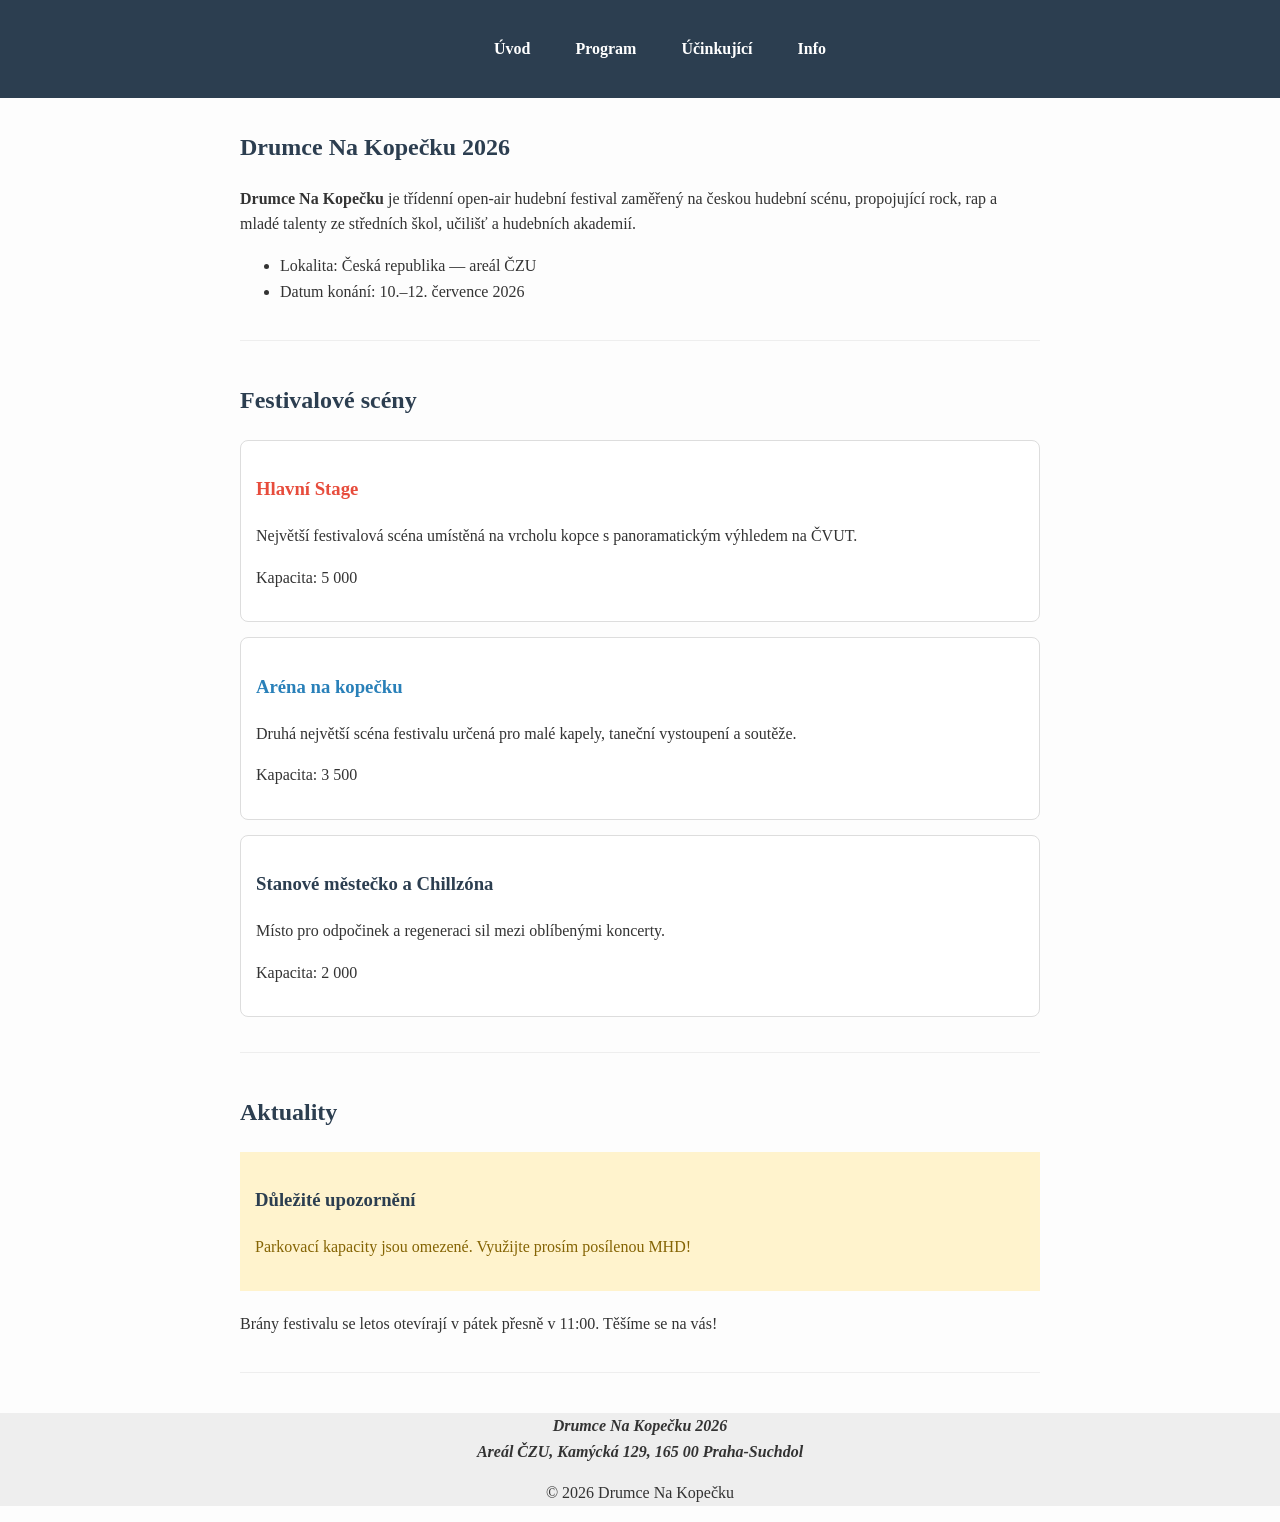
<file: index.html>
<!doctype html>
<html lang="cs">
<head>
    <meta charset="utf-8">
    <meta name="viewport" content="width=device-width, initial-scale=1">
    <meta name="description" content="Oficiální stránky hudebního festivalu Drumce Na Kopečku 2026. Tři dny plné rocku, rapu a mladých talentů v areálu ČZU.">
    
    <meta property="og:title" content="Drumce Na Kopečku — 2026">
    <meta property="og:description" content="Třídenní open-air hudební festival v Praze. Rock, rap a nejlepší studentské kapely na jednom místě.">
    <meta property="og:image" content="images/og-main.jpg">

    <title>Drumce Na Kopečku — 2026</title>
    <link rel="stylesheet" href="style.css">
</head>
<body>
    <header>
        <nav>
            <ul>
                <li><a href="index.html">Úvod</a></li>
                <li><a href="program.html">Program</a></li>
                <li><a href="ucinkujici.html">Účinkující</a></li>
                <li><a href="prakticke_informace.html">Info</a></li>
            </ul>
        </nav>
    </header>

    <main class="container">
        <section class="intro-section">
            <h1>Drumce Na Kopečku <span class="badge">2026</span></h1>
            <p>
                <strong>Drumce Na Kopečku</strong> je třídenní open-air hudební festival zaměřený na českou hudební scénu, propojující rock, rap a mladé talenty ze středních škol, učilišť a hudebních akademií.
            </p>
            <ul>
                <li>Lokalita: Česká republika — areál ČZU</li>
                <li>Datum konání: <time datetime="2026-07-10">10.</time>–<time datetime="2026-07-12">12. července 2026</time></li>
            </ul>
        </section>

        <section class="venues-section">
            <h2>Festivalové scény</h2>
            <article class="venue-card">
                <h3 class="venue-v1">Hlavní Stage</h3>
                <p>Největší festivalová scéna umístěná na vrcholu kopce s panoramatickým výhledem na ČVUT.</p>
                <p>Kapacita: 5 000</p>
            </article>

            <article class="venue-card">
                <h3 class="venue-v2">Aréna na kopečku</h3>
                <p>Druhá největší scéna festivalu určená pro malé kapely, taneční vystoupení a soutěže.</p>
                <p>Kapacita: 3 500</p>
            </article>

            <article class="venue-card">
                <h3 class="venue-chill">Stanové městečko a Chillzóna</h3>
                <p>Místo pro odpočinek a regeneraci sil mezi oblíbenými koncerty.</p>
                <p>Kapacita: 2 000</p>
            </article>
        </section>

        <section class="news-section">
            <h2>Aktuality</h2>
            <aside class="alert-box">
                <h3>Důležité upozornění</h3>
                <p>Parkovací kapacity jsou omezené. Využijte prosím posílenou MHD!</p>
            </aside>
            <p>Brány festivalu se letos otevírají v pátek přesně v <time datetime="11:00">11:00</time>. Těšíme se na vás!</p>
        </section>
    </main>

    <footer>
        <address>
            <strong>Drumce Na Kopečku 2026</strong><br>
            Areál ČZU, Kamýcká 129, 165 00 Praha-Suchdol
        </address>
        <p>&copy; 2026 Drumce Na Kopečku</p>
    </footer>
</body>
</html>
</file>
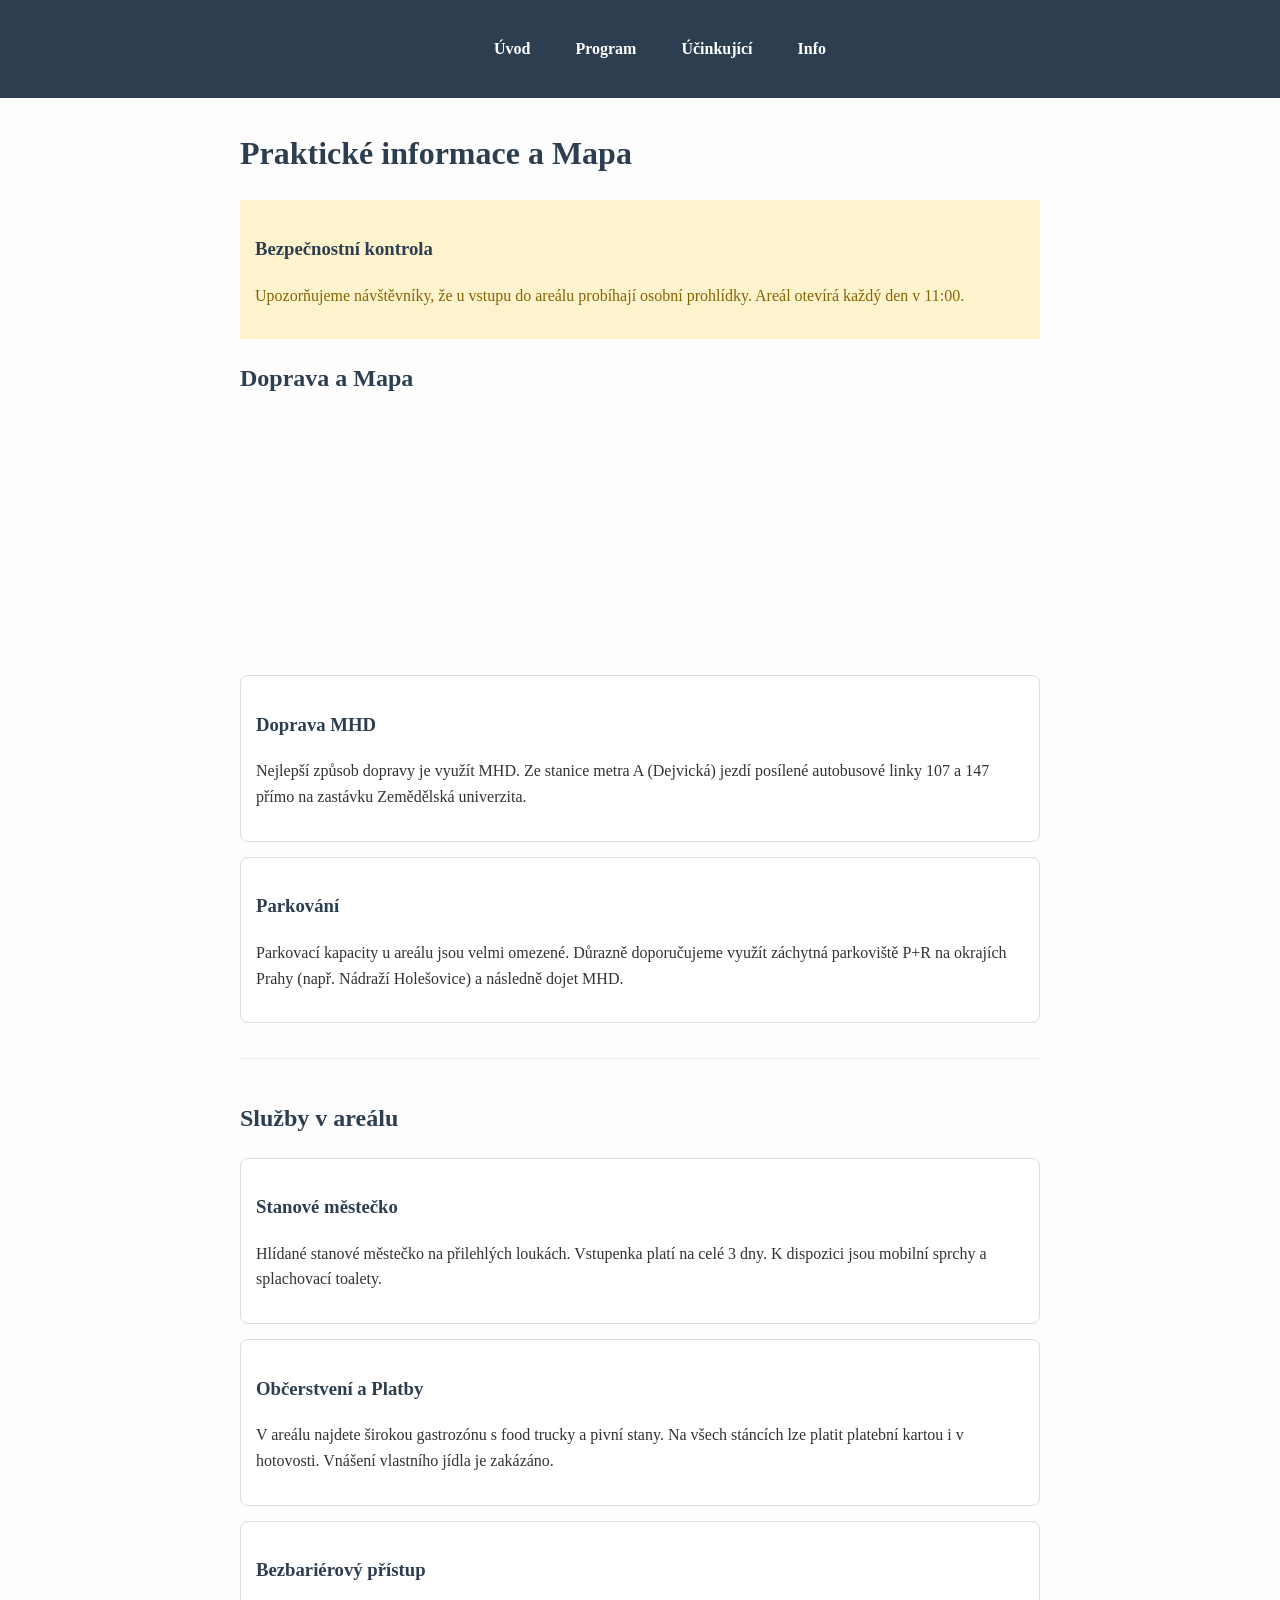
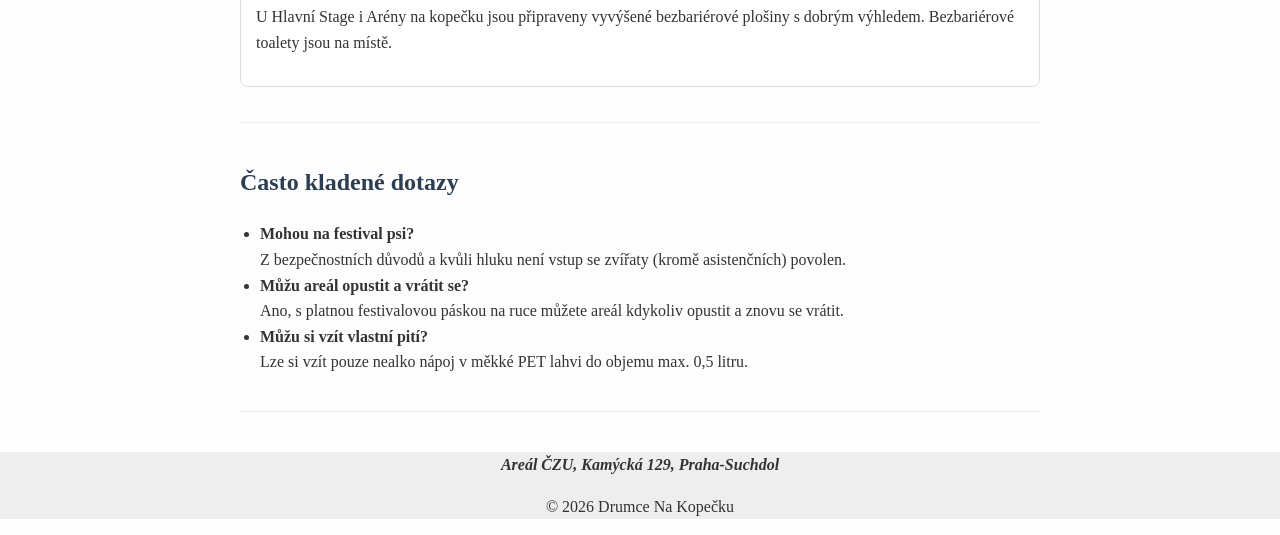
<file: prakticke_informace.html>
<!doctype html>
<html lang="cs">
<head>
    <meta charset="utf-8">
    <meta name="viewport" content="width=device-width, initial-scale=1">
    <meta name="description" content="Důležité informace pro návštěvníky: doprava MHD, parkování, stanové městečko a mapa areálu ČZU Suchdol.">
    
    <meta property="og:title" content="Informace a Mapa — Drumce Na Kopečku">
    <meta property="og:description" content="Jak se k nám dostat a co najdete v areálu. Vše o parkování, občerstvení a bezpečnosti.">
    <meta property="og:image" content="images/og-info.jpg">

    <title>Informace — Drumce Na Kopečku</title>
    <link rel="stylesheet" href="style.css">
</head>
<body>
    <header>
        <nav>
            <ul>
                <li><a href="index.html">Úvod</a></li>
                <li><a href="program.html">Program</a></li>
                <li><a href="ucinkujici.html">Účinkující</a></li>
                <li><a href="prakticke_informace.html">Info</a></li>
            </ul>
        </nav>
    </header>

    <main class="container">
        <h1>Praktické informace a Mapa</h1>

        <aside>
            <h3>Bezpečnostní kontrola</h3>
            <p>Upozorňujeme návštěvníky, že u vstupu do areálu probíhají osobní prohlídky. Areál otevírá každý den v <time datetime="11:00">11:00</time>.</p>
        </aside>

        <section>
            <h2>Doprava a Mapa</h2>
            <iframe src="https://www.google.com/maps/embed?pb=!1m14!1m12!1m3!1d2747.2324043339545!2d14.385721996491283!3d50.130335510239355!2m3!1f0!2f0!3f0!3m2!1i1024!2i768!4f13.1!5e1!3m2!1scs!2scz!4v1773306647751!5m2!1scs!2scz" width="400" height="250" style="border:0;" allowfullscreen="" loading="lazy" referrerpolicy="no-referrer-when-downgrade"></iframe>
            
            <article>
                <h3>Doprava MHD</h3>
                <p>Nejlepší způsob dopravy je využít MHD. Ze stanice metra A (Dejvická) jezdí posílené autobusové linky 107 a 147 přímo na zastávku Zemědělská univerzita.</p>
            </article>
            
            <article>
                <h3>Parkování</h3>
                <p>Parkovací kapacity u areálu jsou velmi omezené. Důrazně doporučujeme využít záchytná parkoviště P+R na okrajích Prahy (např. Nádraží Holešovice) a následně dojet MHD.</p>
            </article>
        </section>

        <section>
            <h2>Služby v areálu</h2>
            
            <article>
                <h3>Stanové městečko</h3>
                <p>Hlídané stanové městečko na přilehlých loukách. Vstupenka platí na celé 3 dny. K dispozici jsou mobilní sprchy a splachovací toalety.</p>
            </article>

            <article>
                <h3>Občerstvení a Platby</h3>
                <p>V areálu najdete širokou gastrozónu s food trucky a pivní stany. Na všech stáncích lze platit platební kartou i v hotovosti. Vnášení vlastního jídla je zakázáno.</p>
            </article>

            <article>
                <h3>Bezbariérový přístup</h3>
                <p>U Hlavní Stage i Arény na kopečku jsou připraveny vyvýšené bezbariérové plošiny s dobrým výhledem. Bezbariérové toalety jsou na místě.</p>
            </article>
        </section>

        <section>
            <h2>Často kladené dotazy</h2>
            <ul style="padding-left: 20px;">
                <li><strong>Mohou na festival psi?</strong><br> Z bezpečnostních důvodů a kvůli hluku není vstup se zvířaty (kromě asistenčních) povolen.</li>
                <li><strong>Můžu areál opustit a vrátit se?</strong><br> Ano, s platnou festivalovou páskou na ruce můžete areál kdykoliv opustit a znovu se vrátit.</li>
                <li><strong>Můžu si vzít vlastní pití?</strong><br> Lze si vzít pouze nealko nápoj v měkké PET lahvi do objemu max. 0,5 litru.</li>
            </ul>
        </section>
    </main>

    <footer>
        <address>
            Areál ČZU, Kamýcká 129, Praha-Suchdol
        </address>
        <p>&copy; 2026 Drumce Na Kopečku</p>
    </footer>
</body>
</html>
</file>
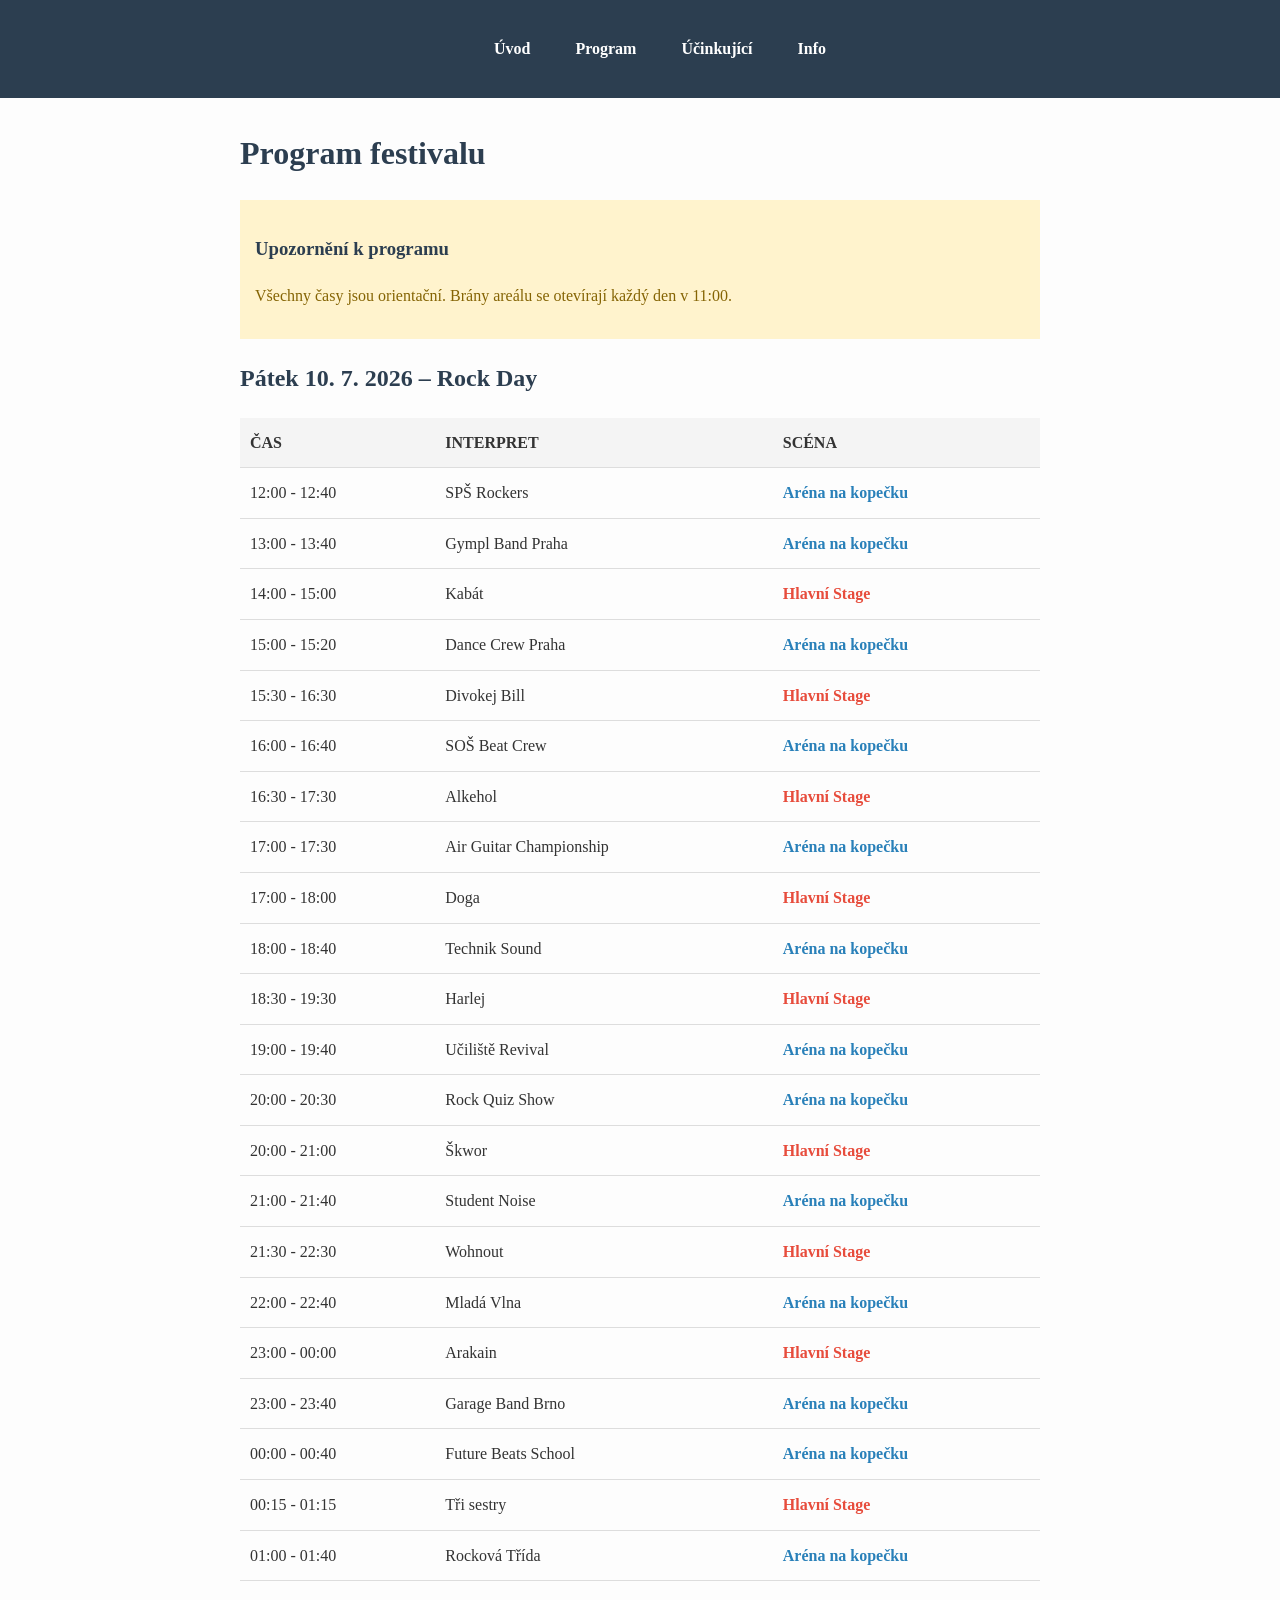
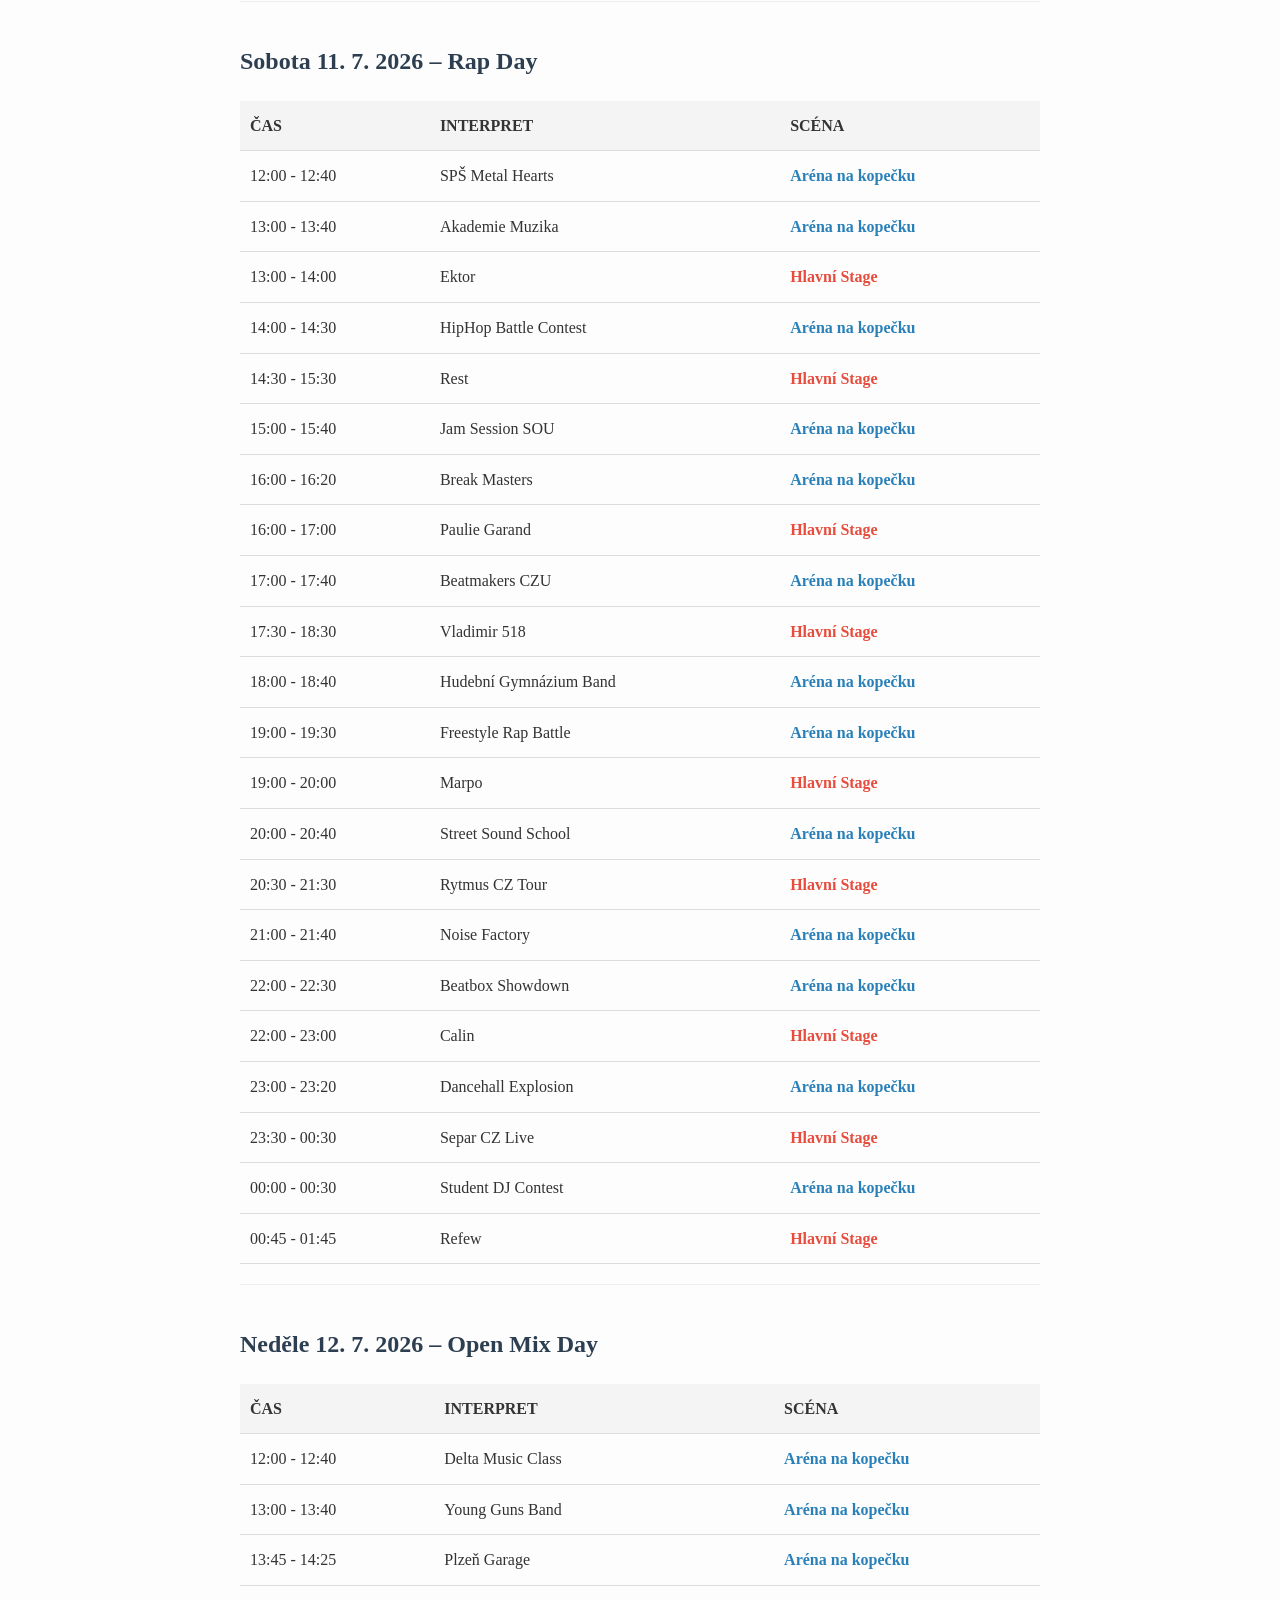
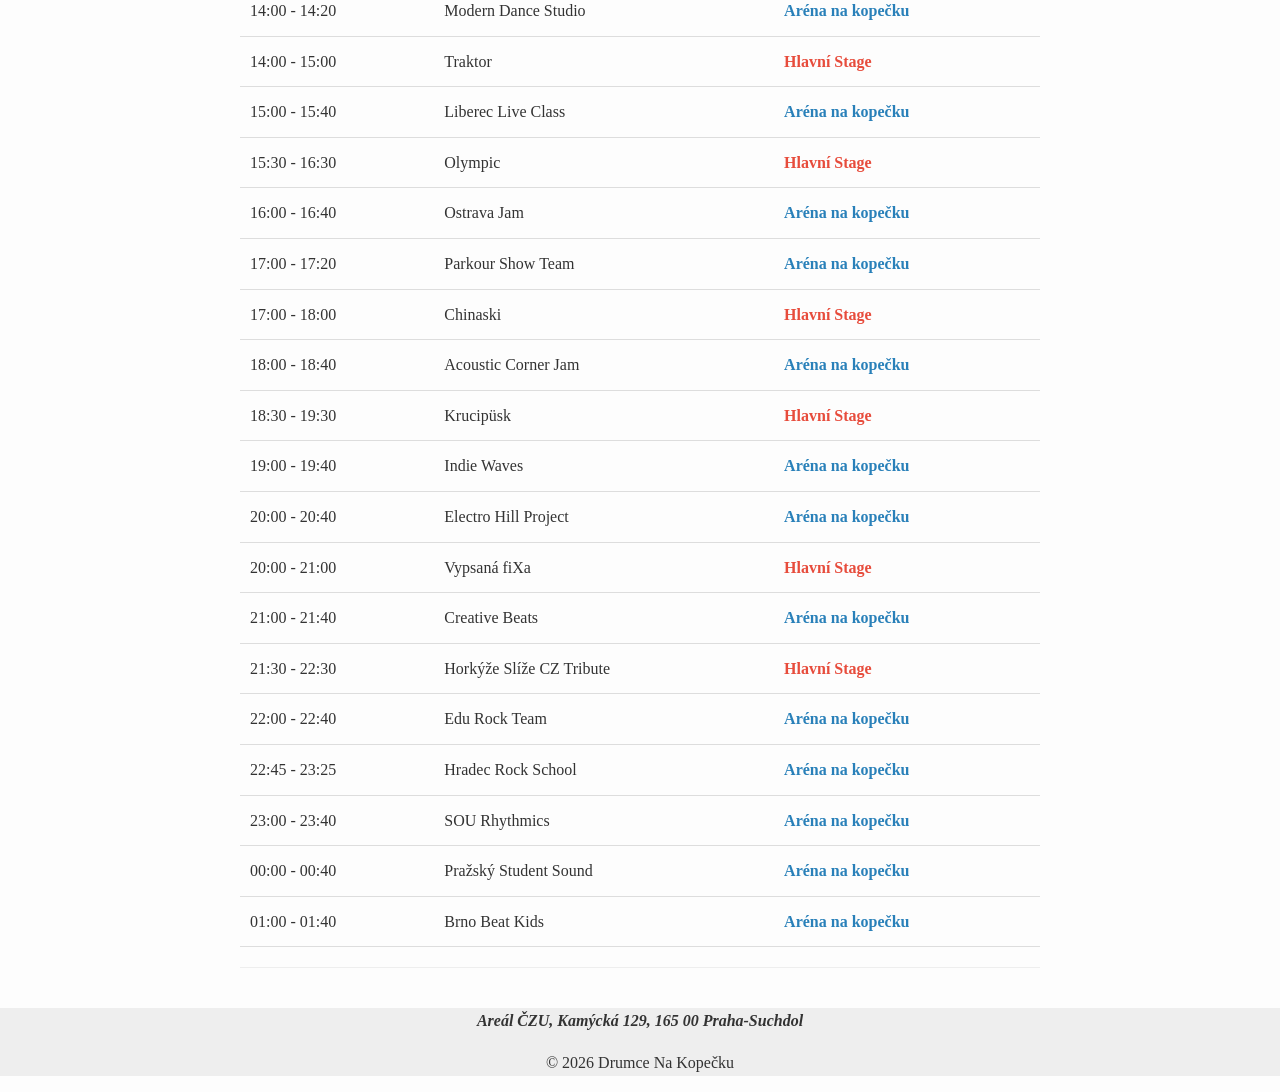
<file: program.html>
<!doctype html>
<html lang="cs">
<head>
    <meta charset="utf-8">
    <meta name="viewport" content="width=device-width, initial-scale=1">
    <meta name="description" content="Kompletní časový harmonogram festivalu Drumce Na Kopečku. Podívejte se, kdy hrají Kabát, Ektor, Olympic a další.">
    
    <meta property="og:title" content="Program — Drumce Na Kopečku 2026">
    <meta property="og:description" content="Harmonogram Rock Day, Rap Day a Open Mix Day. Naplánujte si svůj festivalový zážitek.">
    <meta property="og:image" content="images/og-program.jpg">

    <title>Program — Drumce Na Kopečku 2026</title>
    <link rel="stylesheet" href="style.css">

</head>
<body>
    <header>
        <nav>
            <ul>
                <li><a href="index.html">Úvod</a></li>
                <li><a href="program.html">Program</a></li>
                <li><a href="ucinkujici.html">Účinkující</a></li>
                <li><a href="prakticke_informace.html">Info</a></li>
            </ul>
        </nav>
    </header>

    <main class="container">
        <h1>Program festivalu</h1>
        
        <aside>
            <h3>Upozornění k programu</h3>
            <p>Všechny časy jsou orientační. Brány areálu se otevírají každý den v <time datetime="11:00">11:00</time>.</p>
        </aside>

        <section>
            <h2>Pátek <time datetime="2026-07-10">10. 7. 2026</time> – Rock Day</h2>
            <table class="festival-table">
                <thead><tr><th>Čas</th><th>Interpret</th><th>Scéna</th></tr></thead>
                <tbody>
                    <tr><td><time datetime="12:00">12:00</time> - <time datetime="12:40">12:40</time></td><td>SPŠ Rockers</td><td class="venue-v2">Aréna na kopečku</td></tr>
                    <tr><td><time datetime="13:00">13:00</time> - <time datetime="13:40">13:40</time></td><td>Gympl Band Praha</td><td class="venue-v2">Aréna na kopečku</td></tr>
                    <tr><td><time datetime="14:00">14:00</time> - <time datetime="15:00">15:00</time></td><td>Kabát</td><td class="venue-v1">Hlavní Stage</td></tr>
                    <tr><td><time datetime="15:00">15:00</time> - <time datetime="15:20">15:20</time></td><td>Dance Crew Praha</td><td class="venue-v2">Aréna na kopečku</td></tr>
                    <tr><td><time datetime="15:30">15:30</time> - <time datetime="16:30">16:30</time></td><td>Divokej Bill</td><td class="venue-v1">Hlavní Stage</td></tr>
                    <tr><td><time datetime="16:00">16:00</time> - <time datetime="16:40">16:40</time></td><td>SOŠ Beat Crew</td><td class="venue-v2">Aréna na kopečku</td></tr>
                    <tr><td><time datetime="16:30">16:30</time> - <time datetime="17:30">17:30</time></td><td>Alkehol</td><td class="venue-v1">Hlavní Stage</td></tr>
                    <tr><td><time datetime="17:00">17:00</time> - <time datetime="17:30">17:30</time></td><td>Air Guitar Championship</td><td class="venue-v2">Aréna na kopečku</td></tr>
                    <tr><td><time datetime="17:00">17:00</time> - <time datetime="18:00">18:00</time></td><td>Doga</td><td class="venue-v1">Hlavní Stage</td></tr>
                    <tr><td><time datetime="18:00">18:00</time> - <time datetime="18:40">18:40</time></td><td>Technik Sound</td><td class="venue-v2">Aréna na kopečku</td></tr>
                    <tr><td><time datetime="18:30">18:30</time> - <time datetime="19:30">19:30</time></td><td>Harlej</td><td class="venue-v1">Hlavní Stage</td></tr>
                    <tr><td><time datetime="19:00">19:00</time> - <time datetime="19:40">19:40</time></td><td>Učiliště Revival</td><td class="venue-v2">Aréna na kopečku</td></tr>
                    <tr><td><time datetime="20:00">20:00</time> - <time datetime="20:30">20:30</time></td><td>Rock Quiz Show</td><td class="venue-v2">Aréna na kopečku</td></tr>
                    <tr><td><time datetime="20:00">20:00</time> - <time datetime="21:00">21:00</time></td><td>Škwor</td><td class="venue-v1">Hlavní Stage</td></tr>
                    <tr><td><time datetime="21:00">21:00</time> - <time datetime="21:40">21:40</time></td><td>Student Noise</td><td class="venue-v2">Aréna na kopečku</td></tr>
                    <tr><td><time datetime="21:30">21:30</time> - <time datetime="22:30">22:30</time></td><td>Wohnout</td><td class="venue-v1">Hlavní Stage</td></tr>
                    <tr><td><time datetime="22:00">22:00</time> - <time datetime="22:40">22:40</time></td><td>Mladá Vlna</td><td class="venue-v2">Aréna na kopečku</td></tr>
                    <tr><td><time datetime="23:00">23:00</time> - <time datetime="00:00">00:00</time></td><td>Arakain</td><td class="venue-v1">Hlavní Stage</td></tr>
                    <tr><td><time datetime="23:00">23:00</time> - <time datetime="23:40">23:40</time></td><td>Garage Band Brno</td><td class="venue-v2">Aréna na kopečku</td></tr>
                    <tr><td><time datetime="00:00">00:00</time> - <time datetime="00:40">00:40</time></td><td>Future Beats School</td><td class="venue-v2">Aréna na kopečku</td></tr>
                    <tr><td><time datetime="00:15">00:15</time> - <time datetime="01:15">01:15</time></td><td>Tři sestry</td><td class="venue-v1">Hlavní Stage</td></tr>
                    <tr><td><time datetime="01:00">01:00</time> - <time datetime="01:40">01:40</time></td><td>Rocková Třída</td><td class="venue-v2">Aréna na kopečku</td></tr>
                </tbody>
            </table>
        </section>

        <section>
            <h2>Sobota <time datetime="2026-07-11">11. 7. 2026</time> – Rap Day</h2>
            <table class="festival-table">
                <thead><tr><th>Čas</th><th>Interpret</th><th>Scéna</th></tr></thead>
                <tbody>
                    <tr><td><time datetime="12:00">12:00</time> - <time datetime="12:40">12:40</time></td><td>SPŠ Metal Hearts</td><td class="venue-v2">Aréna na kopečku</td></tr>
                    <tr><td><time datetime="13:00">13:00</time> - <time datetime="13:40">13:40</time></td><td>Akademie Muzika</td><td class="venue-v2">Aréna na kopečku</td></tr>
                    <tr><td><time datetime="13:00">13:00</time> - <time datetime="14:00">14:00</time></td><td>Ektor</td><td class="venue-v1">Hlavní Stage</td></tr>
                    <tr><td><time datetime="14:00">14:00</time> - <time datetime="14:30">14:30</time></td><td>HipHop Battle Contest</td><td class="venue-v2">Aréna na kopečku</td></tr>
                    <tr><td><time datetime="14:30">14:30</time> - <time datetime="15:30">15:30</time></td><td>Rest</td><td class="venue-v1">Hlavní Stage</td></tr>
                    <tr><td><time datetime="15:00">15:00</time> - <time datetime="15:40">15:40</time></td><td>Jam Session SOU</td><td class="venue-v2">Aréna na kopečku</td></tr>
                    <tr><td><time datetime="16:00">16:00</time> - <time datetime="16:20">16:20</time></td><td>Break Masters</td><td class="venue-v2">Aréna na kopečku</td></tr>
                    <tr><td><time datetime="16:00">16:00</time> - <time datetime="17:00">17:00</time></td><td>Paulie Garand</td><td class="venue-v1">Hlavní Stage</td></tr>
                    <tr><td><time datetime="17:00">17:00</time> - <time datetime="17:40">17:40</time></td><td>Beatmakers CZU</td><td class="venue-v2">Aréna na kopečku</td></tr>
                    <tr><td><time datetime="17:30">17:30</time> - <time datetime="18:30">18:30</time></td><td>Vladimir 518</td><td class="venue-v1">Hlavní Stage</td></tr>
                    <tr><td><time datetime="18:00">18:00</time> - <time datetime="18:40">18:40</time></td><td>Hudební Gymnázium Band</td><td class="venue-v2">Aréna na kopečku</td></tr>
                    <tr><td><time datetime="19:00">19:00</time> - <time datetime="19:30">19:30</time></td><td>Freestyle Rap Battle</td><td class="venue-v2">Aréna na kopečku</td></tr>
                    <tr><td><time datetime="19:00">19:00</time> - <time datetime="20:00">20:00</time></td><td>Marpo</td><td class="venue-v1">Hlavní Stage</td></tr>
                    <tr><td><time datetime="20:00">20:00</time> - <time datetime="20:40">20:40</time></td><td>Street Sound School</td><td class="venue-v2">Aréna na kopečku</td></tr>
                    <tr><td><time datetime="20:30">20:30</time> - <time datetime="21:30">21:30</time></td><td>Rytmus CZ Tour</td><td class="venue-v1">Hlavní Stage</td></tr>
                    <tr><td><time datetime="21:00">21:00</time> - <time datetime="21:40">21:40</time></td><td>Noise Factory</td><td class="venue-v2">Aréna na kopečku</td></tr>
                    <tr><td><time datetime="22:00">22:00</time> - <time datetime="22:30">22:30</time></td><td>Beatbox Showdown</td><td class="venue-v2">Aréna na kopečku</td></tr>
                    <tr><td><time datetime="22:00">22:00</time> - <time datetime="23:00">23:00</time></td><td>Calin</td><td class="venue-v1">Hlavní Stage</td></tr>
                    <tr><td><time datetime="23:00">23:00</time> - <time datetime="23:20">23:20</time></td><td>Dancehall Explosion</td><td class="venue-v2">Aréna na kopečku</td></tr>
                    <tr><td><time datetime="23:30">23:30</time> - <time datetime="00:30">00:30</time></td><td>Separ CZ Live</td><td class="venue-v1">Hlavní Stage</td></tr>
                    <tr><td><time datetime="00:00">00:00</time> - <time datetime="00:30">00:30</time></td><td>Student DJ Contest</td><td class="venue-v2">Aréna na kopečku</td></tr>
                    <tr><td><time datetime="00:45">00:45</time> - <time datetime="01:45">01:45</time></td><td>Refew</td><td class="venue-v1">Hlavní Stage</td></tr>
                </tbody>
            </table>
        </section>

        <section>
            <h2>Neděle <time datetime="2026-07-12">12. 7. 2026</time> – Open Mix Day</h2>
            <table class="festival-table">
                <thead><tr><th>Čas</th><th>Interpret</th><th>Scéna</th></tr></thead>
                <tbody>
                    <tr><td><time datetime="12:00">12:00</time> - <time datetime="12:40">12:40</time></td><td>Delta Music Class</td><td class="venue-v2">Aréna na kopečku</td></tr>
                    <tr><td><time datetime="13:00">13:00</time> - <time datetime="13:40">13:40</time></td><td>Young Guns Band</td><td class="venue-v2">Aréna na kopečku</td></tr>
                    <tr><td><time datetime="13:45">13:45</time> - <time datetime="14:25">14:25</time></td><td>Plzeň Garage</td><td class="venue-v2">Aréna na kopečku</td></tr>
                    <tr><td><time datetime="14:00">14:00</time> - <time datetime="14:20">14:20</time></td><td>Modern Dance Studio</td><td class="venue-v2">Aréna na kopečku</td></tr>
                    <tr><td><time datetime="14:00">14:00</time> - <time datetime="15:00">15:00</time></td><td>Traktor</td><td class="venue-v1">Hlavní Stage</td></tr>
                    <tr><td><time datetime="15:00">15:00</time> - <time datetime="15:40">15:40</time></td><td>Liberec Live Class</td><td class="venue-v2">Aréna na kopečku</td></tr>
                    <tr><td><time datetime="15:30">15:30</time> - <time datetime="16:30">16:30</time></td><td>Olympic</td><td class="venue-v1">Hlavní Stage</td></tr>
                    <tr><td><time datetime="16:00">16:00</time> - <time datetime="16:40">16:40</time></td><td>Ostrava Jam</td><td class="venue-v2">Aréna na kopečku</td></tr>
                    <tr><td><time datetime="17:00">17:00</time> - <time datetime="17:20">17:20</time></td><td>Parkour Show Team</td><td class="venue-v2">Aréna na kopečku</td></tr>
                    <tr><td><time datetime="17:00">17:00</time> - <time datetime="18:00">18:00</time></td><td>Chinaski</td><td class="venue-v1">Hlavní Stage</td></tr>
                    <tr><td><time datetime="18:00">18:00</time> - <time datetime="18:40">18:40</time></td><td>Acoustic Corner Jam</td><td class="venue-v2">Aréna na kopečku</td></tr>
                    <tr><td><time datetime="18:30">18:30</time> - <time datetime="19:30">19:30</time></td><td>Krucipüsk</td><td class="venue-v1">Hlavní Stage</td></tr>
                    <tr><td><time datetime="19:00">19:00</time> - <time datetime="19:40">19:40</time></td><td>Indie Waves</td><td class="venue-v2">Aréna na kopečku</td></tr>
                    <tr><td><time datetime="20:00">20:00</time> - <time datetime="20:40">20:40</time></td><td>Electro Hill Project</td><td class="venue-v2">Aréna na kopečku</td></tr>
                    <tr><td><time datetime="20:00">20:00</time> - <time datetime="21:00">21:00</time></td><td>Vypsaná fiXa</td><td class="venue-v1">Hlavní Stage</td></tr>
                    <tr><td><time datetime="21:00">21:00</time> - <time datetime="21:40">21:40</time></td><td>Creative Beats</td><td class="venue-v2">Aréna na kopečku</td></tr>
                    <tr><td><time datetime="21:30">21:30</time> - <time datetime="22:30">22:30</time></td><td>Horkýže Slíže CZ Tribute</td><td class="venue-v1">Hlavní Stage</td></tr>
                    <tr><td><time datetime="22:00">22:00</time> - <time datetime="22:40">22:40</time></td><td>Edu Rock Team</td><td class="venue-v2">Aréna na kopečku</td></tr>
                    <tr><td><time datetime="22:45">22:45</time> - <time datetime="23:25">23:25</time></td><td>Hradec Rock School</td><td class="venue-v2">Aréna na kopečku</td></tr>
                    <tr><td><time datetime="23:00">23:00</time> - <time datetime="23:40">23:40</time></td><td>SOU Rhythmics</td><td class="venue-v2">Aréna na kopečku</td></tr>
                    <tr><td><time datetime="00:00">00:00</time> - <time datetime="00:40">00:40</time></td><td>Pražský Student Sound</td><td class="venue-v2">Aréna na kopečku</td></tr>
                    <tr><td><time datetime="01:00">01:00</time> - <time datetime="01:40">01:40</time></td><td>Brno Beat Kids</td><td class="venue-v2">Aréna na kopečku</td></tr>
                </tbody>
            </table>
        </section>
    </main>

    <footer>
        <address>Areál ČZU, Kamýcká 129, 165 00 Praha-Suchdol</address>
        <p>&copy; 2026 Drumce Na Kopečku</p>
    </footer>
</body>
</html>
</file>
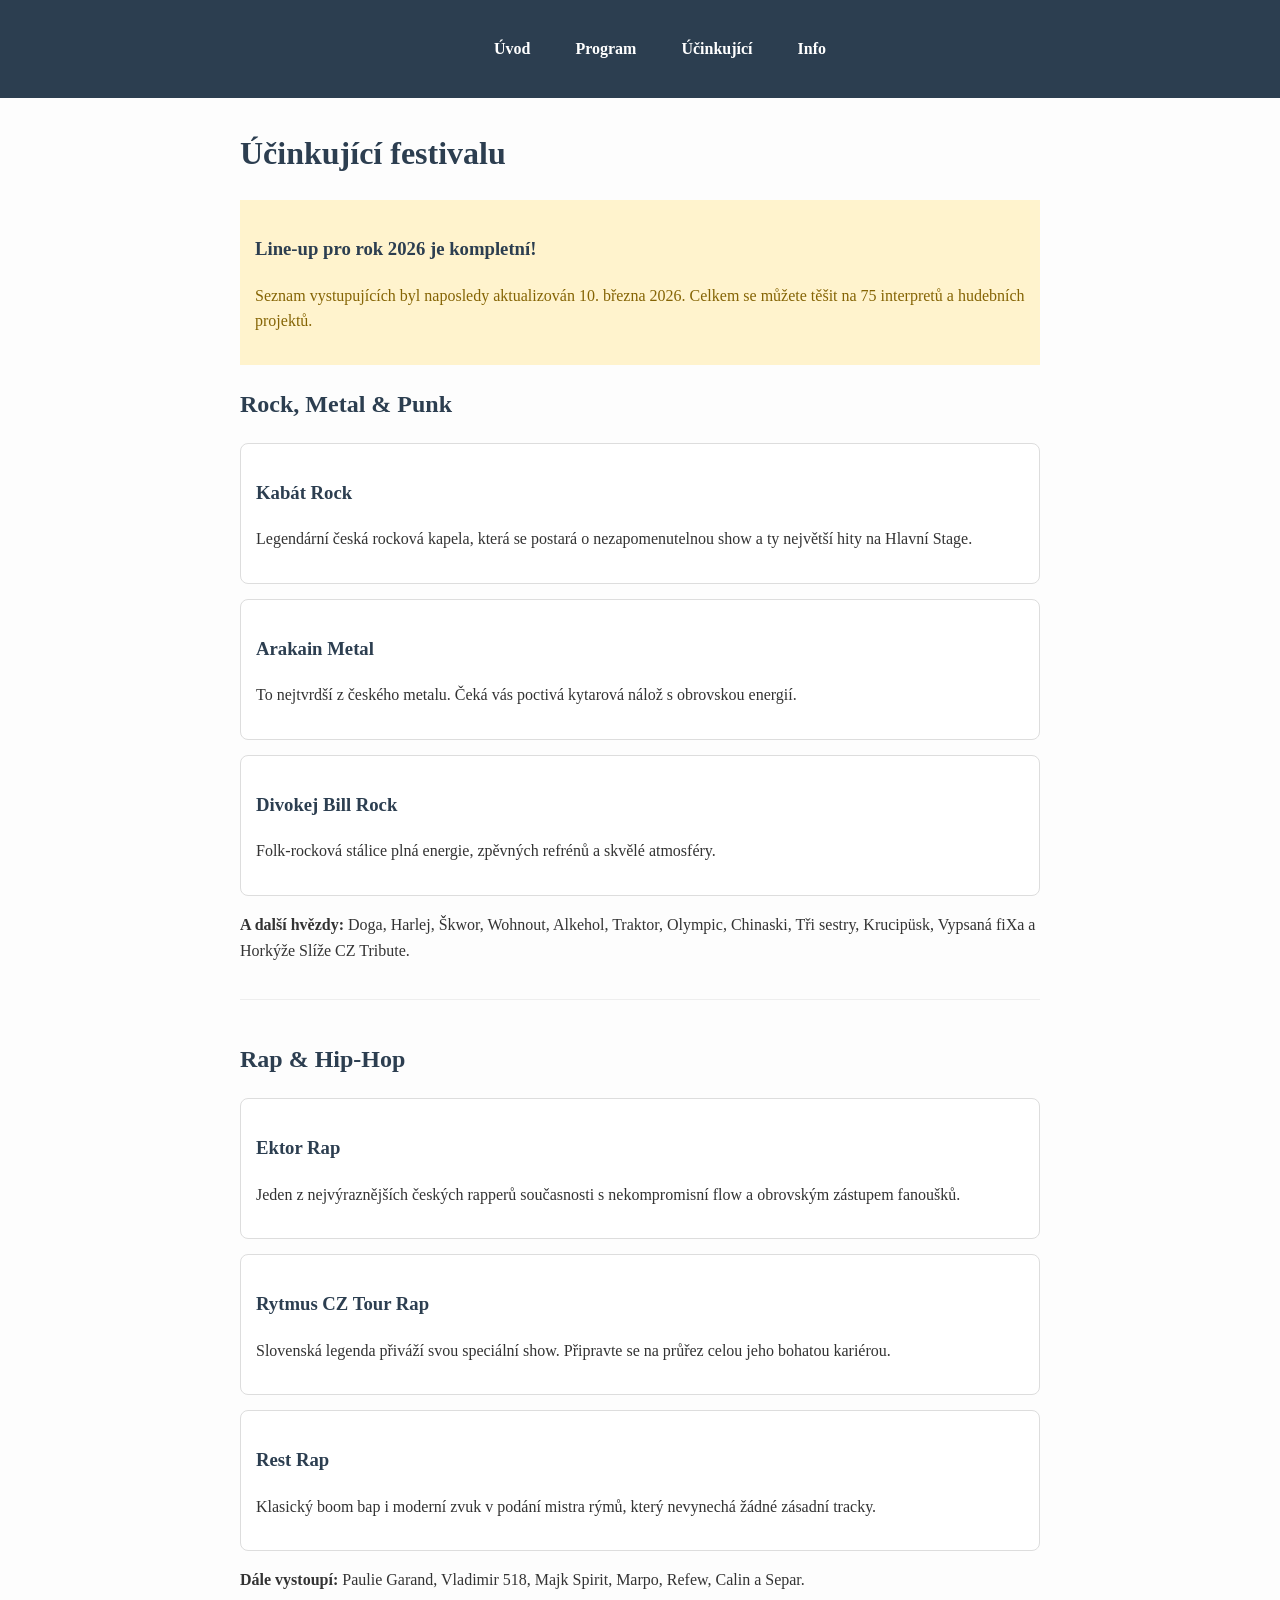
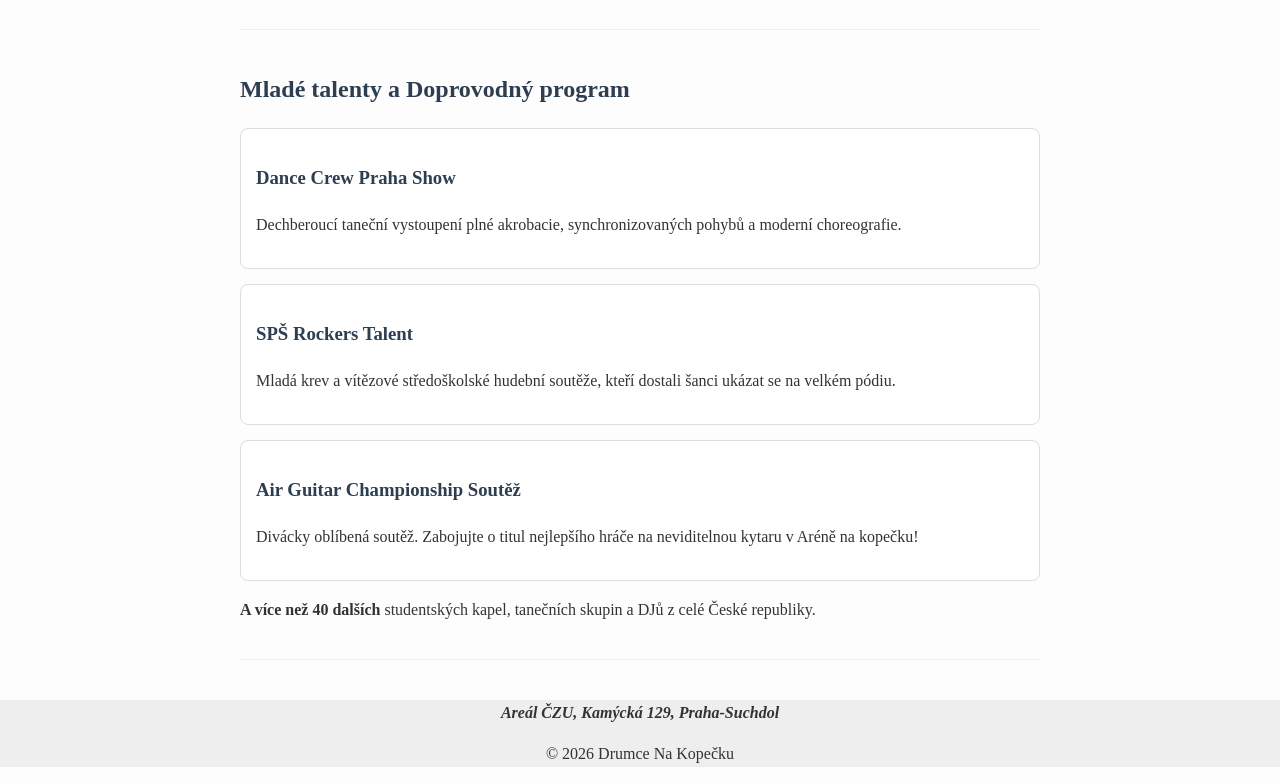
<file: ucinkujici.html>
<!doctype html>
<html lang="cs">
<head>
    <meta charset="utf-8">
    <meta name="viewport" content="width=device-width, initial-scale=1">
    <meta name="description" content="Seznam 75 interpretů festivalu Drumce Na Kopečku. Od legend jako Kabát až po vycházející hvězdy rapové scény.">
    
    <meta property="og:title" content="Účinkující — Drumce Na Kopečku">
    <meta property="og:description" content="Line-up 2026 je kompletní! Rock, Metal, Punk i Rap na dvou scénách v Praze.">
    <meta property="og:image" content="images/og-artists.jpg">

    <title>Účinkující — Drumce Na Kopečku</title>
    <link rel="stylesheet" href="style.css">
</head>
<body>
    <header>
        <nav>
            <ul>
                <li><a href="index.html">Úvod</a></li>
                <li><a href="program.html">Program</a></li>
                <li><a href="ucinkujici.html">Účinkující</a></li>
                <li><a href="prakticke_informace.html">Info</a></li>
            </ul>
        </nav>
    </header>

    <main class="container">
        <h1>Účinkující festivalu</h1>

        <aside>
            <h3>Line-up pro rok 2026 je kompletní!</h3>
            <p>Seznam vystupujících byl naposledy aktualizován <time datetime="2026-03-10">10. března 2026</time>. Celkem se můžete těšit na 75 interpretů a hudebních projektů.</p>
        </aside>

        <section>
            <h2>Rock, Metal & Punk</h2>
            
            <article>
                <h3>Kabát <span class="badge">Rock</span></h3>
                <p>Legendární česká rocková kapela, která se postará o nezapomenutelnou show a ty největší hity na Hlavní Stage.</p>
            </article>
            
            <article>
                <h3>Arakain <span class="badge">Metal</span></h3>
                <p>To nejtvrdší z českého metalu. Čeká vás poctivá kytarová nálož s obrovskou energií.</p>
            </article>

            <article>
                <h3>Divokej Bill <span class="badge">Rock</span></h3>
                <p>Folk-rocková stálice plná energie, zpěvných refrénů a skvělé atmosféry.</p>
            </article>

            <p><strong>A další hvězdy:</strong> Doga, Harlej, Škwor, Wohnout, Alkehol, Traktor, Olympic, Chinaski, Tři sestry, Krucipüsk, Vypsaná fiXa a Horkýže Slíže CZ Tribute.</p>
        </section>

        <section>
            <h2>Rap & Hip-Hop</h2>
            
            <article>
                <h3>Ektor <span class="badge">Rap</span></h3>
                <p>Jeden z nejvýraznějších českých rapperů současnosti s nekompromisní flow a obrovským zástupem fanoušků.</p>
            </article>
            
            <article>
                <h3>Rytmus CZ Tour <span class="badge">Rap</span></h3>
                <p>Slovenská legenda přiváží svou speciální show. Připravte se na průřez celou jeho bohatou kariérou.</p>
            </article>

            <article>
                <h3>Rest <span class="badge">Rap</span></h3>
                <p>Klasický boom bap i moderní zvuk v podání mistra rýmů, který nevynechá žádné zásadní tracky.</p>
            </article>

            <p><strong>Dále vystoupí:</strong> Paulie Garand, Vladimir 518, Majk Spirit, Marpo, Refew, Calin a Separ.</p>
        </section>

        <section>
            <h2>Mladé talenty a Doprovodný program</h2>
            
            <article>
                <h3>Dance Crew Praha <span class="badge">Show</span></h3>
                <p>Dechberoucí taneční vystoupení plné akrobacie, synchronizovaných pohybů a moderní choreografie.</p>
            </article>

            <article>
                <h3>SPŠ Rockers <span class="badge">Talent</span></h3>
                <p>Mladá krev a vítězové středoškolské hudební soutěže, kteří dostali šanci ukázat se na velkém pódiu.</p>
            </article>

            <article>
                <h3>Air Guitar Championship <span class="badge">Soutěž</span></h3>
                <p>Divácky oblíbená soutěž. Zabojujte o titul nejlepšího hráče na neviditelnou kytaru v Aréně na kopečku!</p>
            </article>

            <p><strong>A více než 40 dalších</strong> studentských kapel, tanečních skupin a DJů z celé České republiky.</p>
        </section>

    </main>

    <footer>
        <address>
            Areál ČZU, Kamýcká 129, Praha-Suchdol
        </address>
        <p>&copy; 2026 Drumce Na Kopečku</p>
    </footer>
</body>
</html>
</file>
<file: style.css>
body {
  line-height: 1.6;
  color: #333333;
  background-color: #fdfdfd;
  margin: 0;
  padding: 0;
}
header {
  background-color: #2c3e50;
  text-align: center;
  padding: 20px 0;
}
nav ul {
  list-style-type: none;
  display: flex;
  justify-content: center;
  gap: 15px;
}
nav a {
  color: #ffffff;
  text-decoration: none;
  font-weight: bold;
  padding: 10px 15px;
}
nav a:hover {
  background-color: #1a252f;
  border-radius: 4px;
}
.container {
  max-width: 800px;
  margin: 30px auto;
  padding: 0 20px;
}
section {
  margin-bottom: 40px;
  border-bottom: 1px solid #eeeeee;
  padding-bottom: 20px;
}
h1, h2, h3 {
  color: #2c3e50;
}
article {
  background-color: #ffffff;
  border: 1px solid #dddddd;
  border-radius: 8px;
  padding: 15px;
  margin-bottom: 15px;
}
aside {
  background-color: #fff3cd;
  color: #856404;
  padding: 15px;
  margin-bottom: 20px;
}
.festival-table {
  width: 100%;
  border-collapse: collapse;
  margin-top: 20px;
}
.festival-table th, .festival-table td {
  padding: 12px 10px;
  border-bottom: 1px solid #dddddd;
  text-align: left;
}
.festival-table th {
  background-color: #f4f4f4;
  text-transform: uppercase;
}
.venue-v1 {
  color: #e74c3c;
  font-weight: bold;
}
.venue-v2 {
  color: #2980b9;
  font-weight: bold;
}
footer {
  background-color: #eeeeee;
  text-align: center;
}
address {
  font-weight: bold;
}
</file>
